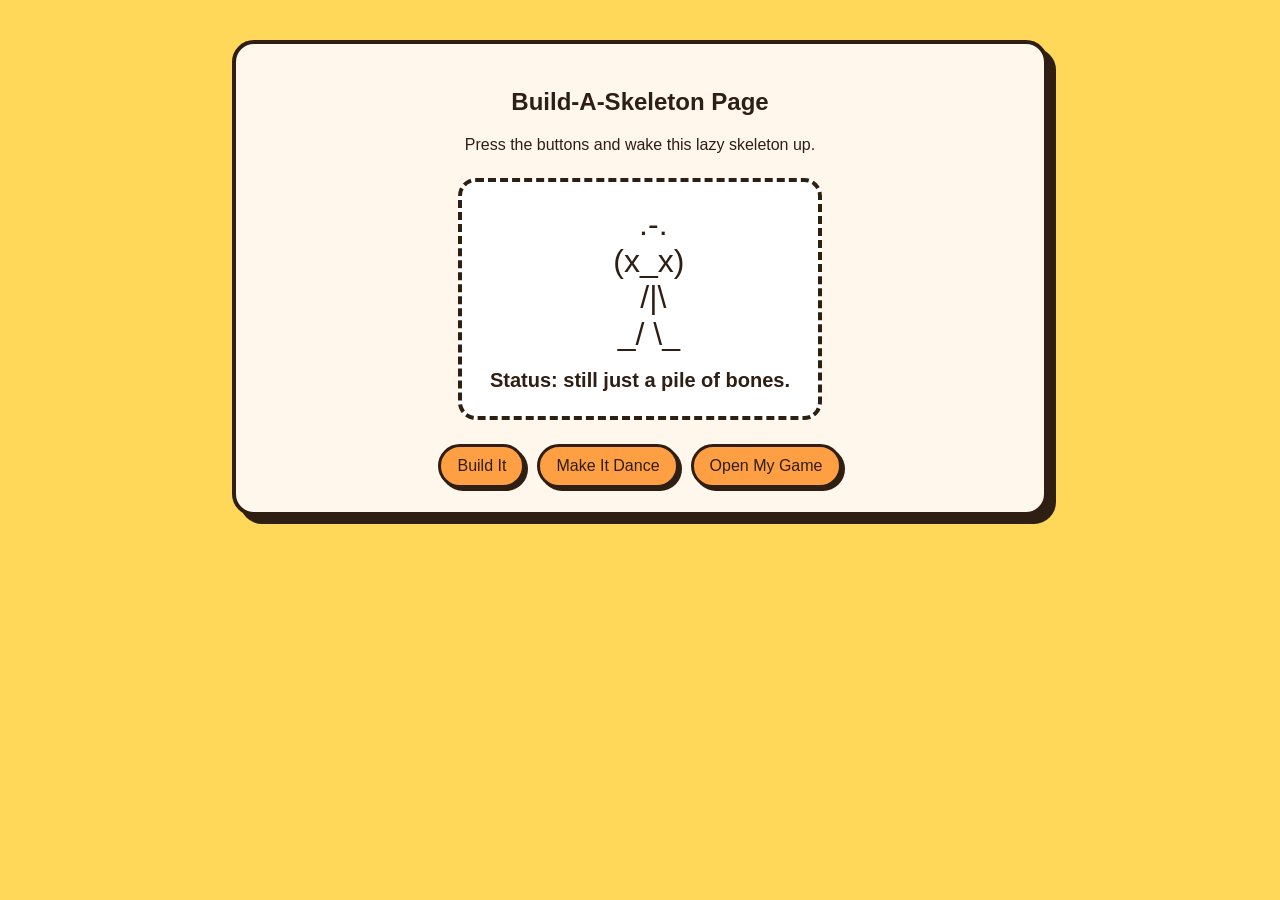
<file: Week2/index.html>
<!DOCTYPE html>
<html>
<head>
  <title>Week 2 Skeleton Page</title>
  <style>
    body {
      margin: 0;
      font-family: "Trebuchet MS", Verdana, sans-serif;
      background: #ffd85a;
      color: #2f1e12;
    }

    .hero-panel {
      width: min(760px, 92%);
      margin: 40px auto;
      padding: 24px;
      border: 4px solid #2f1e12;
      border-radius: 22px;
      background: #fff7ec;
      box-shadow: 8px 8px 0 #2f1e12;
    }

    .hero-panel {
      text-align: center;
    }

    .skeleton-box {
      margin: 24px auto;
      width: 320px;
      padding: 24px 18px;
      border: 4px dashed #2f1e12;
      border-radius: 18px;
      background: #ffffff;
    }

    #skeleton-face {
      font-size: 32px;
      line-height: 1.15;
      letter-spacing: 0;
      margin: 0;
      white-space: pre;
    }

    #skeleton-mood {
      margin: 16px 0 0;
      font-weight: bold;
      font-size: 20px;
    }

    .button-row {
      display: flex;
      flex-wrap: wrap;
      justify-content: center;
      gap: 12px;
      margin-top: 18px;
    }

    button,
    a {
      font: inherit;
      padding: 10px 16px;
      border: 3px solid #2f1e12;
      border-radius: 999px;
      background: #ff9f43;
      color: #2f1e12;
      text-decoration: none;
      cursor: pointer;
      box-shadow: 3px 3px 0 #2f1e12;
    }

    button:hover,
    a:hover {
      background: #ffbe76;
    }
  </style>
</head>
<body>
  <section class="hero-panel">
    <h1 id="page-title">Build-A-Skeleton Page</h1>
    <p id="page-description">
      Press the buttons and wake this lazy skeleton up.
    </p>

    <div class="skeleton-box">
      <p id="skeleton-face">   .-.
  (x_x)
   /|\
  _/ \_</p>
      <p id="skeleton-mood">Status: still just a pile of bones.</p>
    </div>

    <div class="button-row">
      <button id="build-button" onclick="buildSkeleton()">Build It</button>
      <button id="dance-button" onclick="danceSkeleton()">Make It Dance</button>
      <a id="game-link" href="./ourfirstgame/index.html">Open My Game</a>
    </div>
  </section>

  <script>
    function buildSkeleton() {
      document.getElementById("skeleton-face").textContent = "   .-.\n  (o_o)\n   /|\\\\\n  _/ \\\\_";
      document.getElementById("skeleton-mood").textContent = "Status: built and standing.";
    }

    function danceSkeleton() {
      document.getElementById("skeleton-face").textContent = " \\o_o/\n   |\n  / \\\\\n _| |_";
      document.getElementById("skeleton-mood").textContent = "Status: dancing like it got an A.";
    }
  </script>
</body>
</html>
</file>
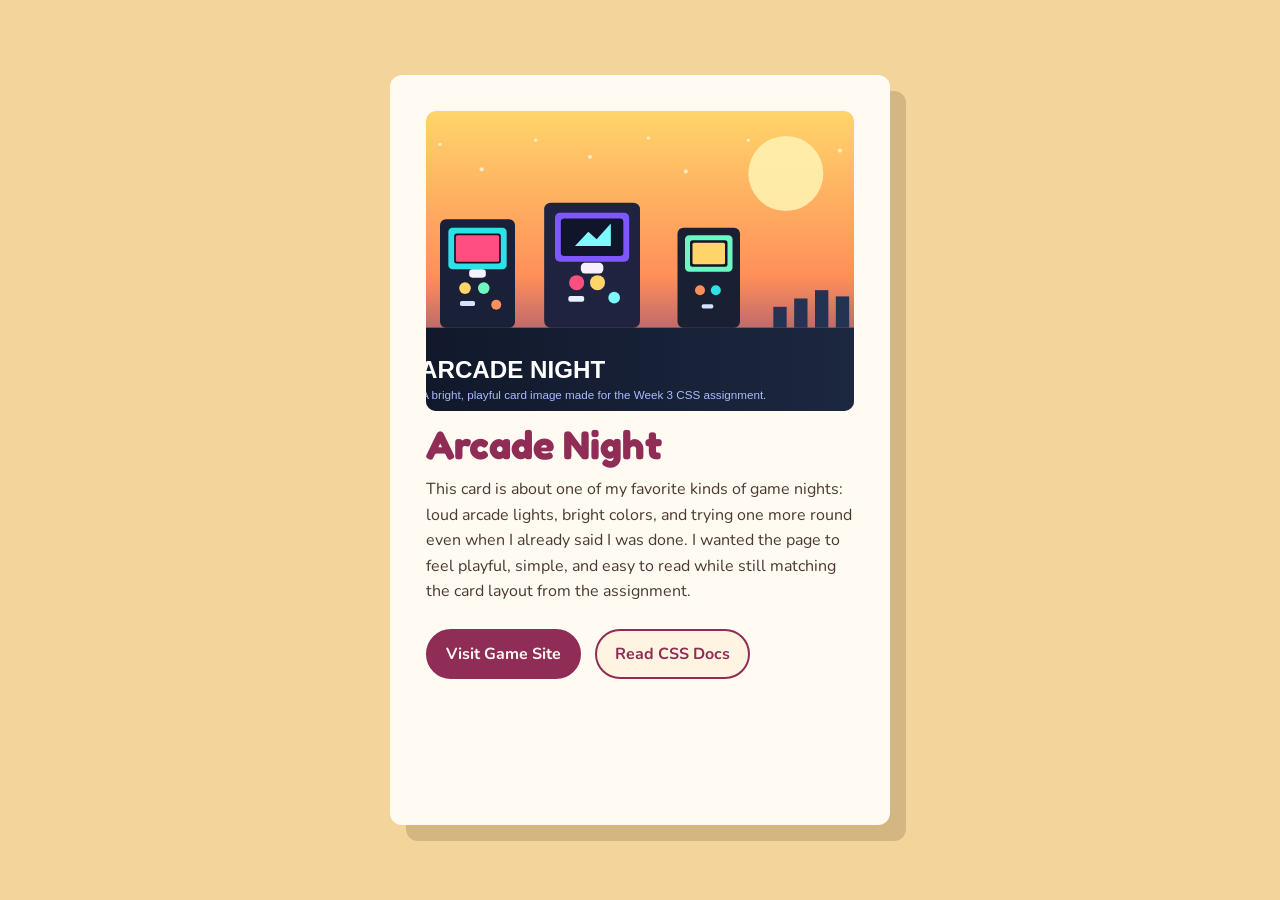
<file: Week3/index.html>
<!DOCTYPE html>
<html>
<head>
  <title>Week 3 Card</title>
  <link rel="preconnect" href="https://fonts.googleapis.com">
  <link rel="preconnect" href="https://fonts.gstatic.com" crossorigin>
  <link href="https://fonts.googleapis.com/css2?family=Fredoka:wght@600&family=Nunito:wght@400;700&display=swap" rel="stylesheet">
  <style>
    * {
      box-sizing: border-box;
    }

    body {
      margin: 0;
      min-height: 100vh;
      display: flex;
      align-items: center;
      justify-content: center;
      background-color: #f3d59b;
      font-family: "Nunito", sans-serif;
      padding: 40px 20px;
    }

    .card {
      width: 500px;
      height: 750px;
      padding: 36px;
      border-radius: 12px;
      background-color: #fffaf2;
      box-shadow: 16px 16px 0 rgba(68, 42, 18, 0.18);
    }

    .card img {
      width: 100%;
      height: 300px;
      object-fit: cover;
      margin-bottom: 12px;
      border-radius: 10px;
      display: block;
    }

    h1 {
      margin: 8px 0 12px;
      color: #8f2d56;
      font-family: "Fredoka", sans-serif;
      font-size: 2.5rem;
      line-height: 1.05;
    }

    p {
      margin: 0 0 22px;
      color: #4a3a30;
      font-size: 1rem;
      line-height: 1.6;
    }

    .button-row {
      display: flex;
      gap: 14px;
      flex-wrap: wrap;
      margin-top: 24px;
    }

    button,
    a {
      font-family: "Nunito", sans-serif;
      font-size: 1rem;
      font-weight: 700;
      border-radius: 999px;
      border: 2px solid #8f2d56;
      padding: 12px 18px;
      text-decoration: none;
      transition: 0.2s ease;
      cursor: pointer;
    }

    button {
      background-color: #8f2d56;
      color: #fff8f1;
    }

    button:hover {
      background-color: #b33b6e;
      transform: translateY(-2px);
    }

    button:active {
      transform: translateY(1px);
    }

    a {
      background-color: #fff3e2;
      color: #8f2d56;
      display: inline-flex;
      align-items: center;
    }

    a:hover {
      background-color: #ffe1bc;
    }

    a:visited {
      color: #6f2143;
    }
  </style>
</head>
<body>
  <div class="card">
    <img src="./arcade-night.svg" alt="Arcade machines glowing under a sunset sky">
    <h1>Arcade Night</h1>
    <p>
      This card is about one of my favorite kinds of game nights: loud arcade lights, bright colors,
      and trying one more round even when I already said I was done. I wanted the page to feel playful,
      simple, and easy to read while still matching the card layout from the assignment.
    </p>
    <div class="button-row">
      <button onclick="window.open('https://www.nintendo.com/us/store/games/', '_blank')">Visit Game Site</button>
      <a href="https://developer.mozilla.org/en-US/docs/Web/CSS" target="_blank" rel="noreferrer">Read CSS Docs</a>
    </div>
  </div>
</body>
</html>
</file>
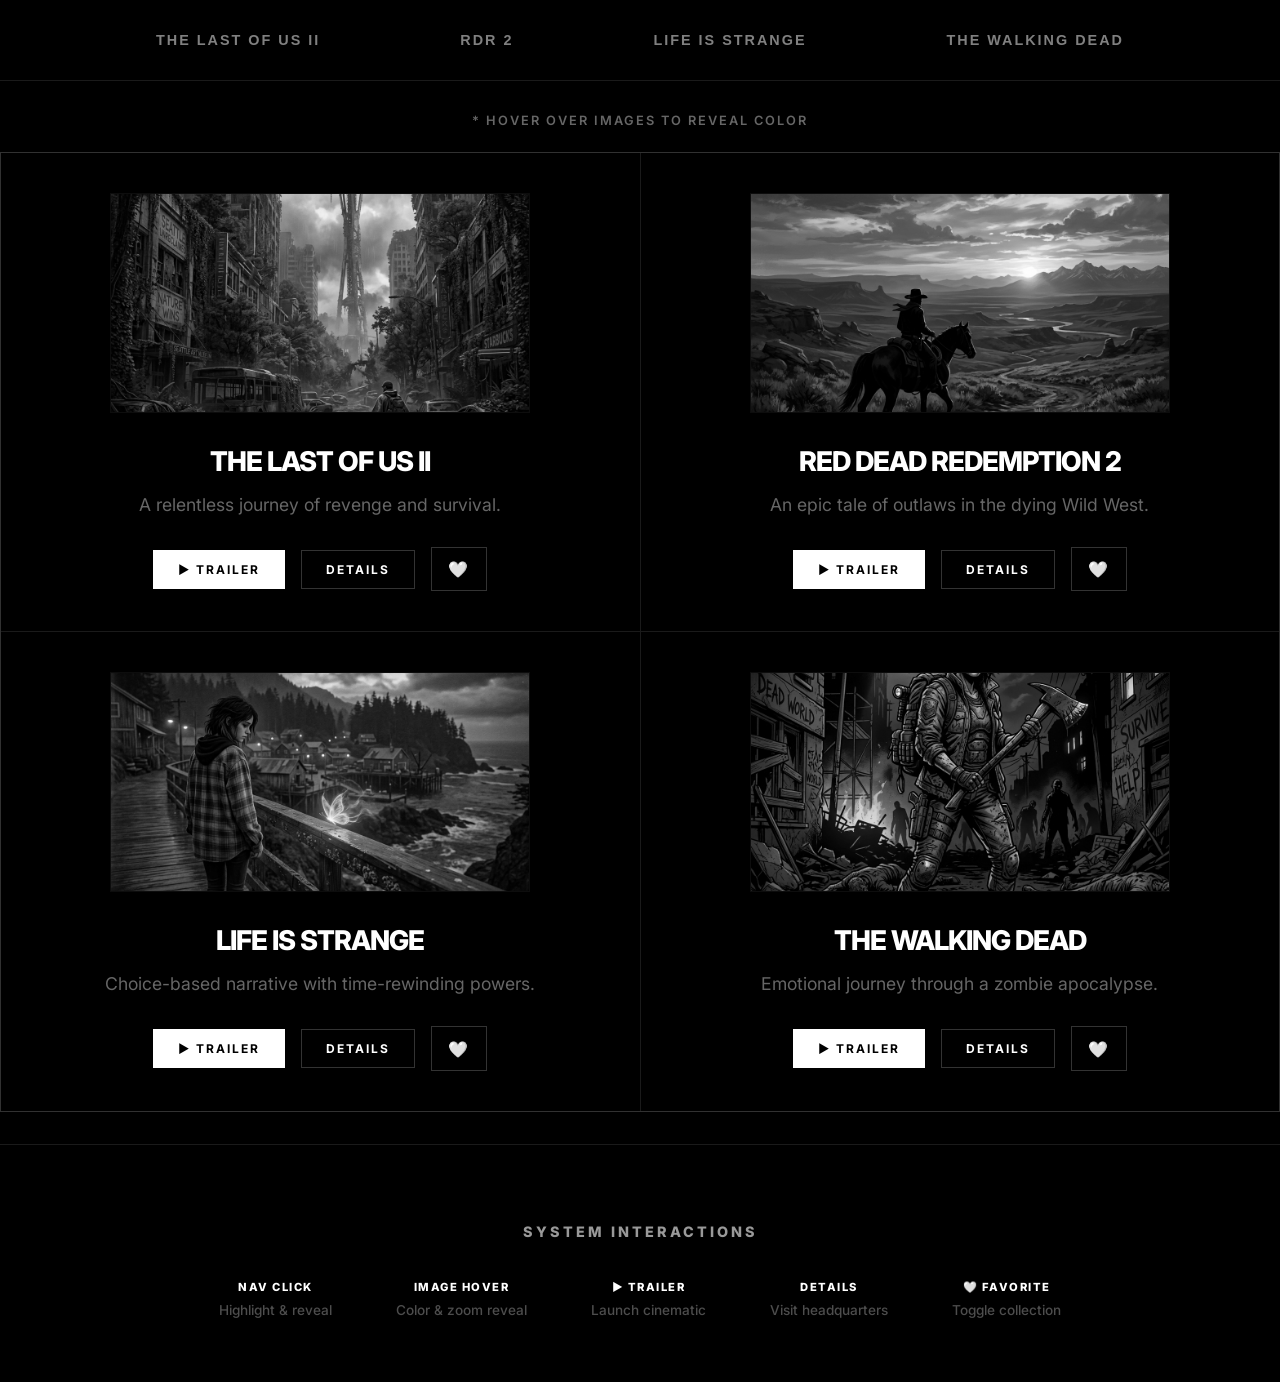
<file: Week6/index.html>
<!DOCTYPE html>
<html lang="en">
<head>
    <meta charset="UTF-8">
    <meta name="viewport" content="width=device-width, initial-scale=1.0">
    <title>Week 6: Story-Driven Games</title>
    <link rel="stylesheet" href="style.css">
</head>
<body>

    <!-- Sticky nav with 4 buttons -->
    <header class="sticky-nav">
        <button class="nav-btn">The Last of Us II</button>
        <button class="nav-btn">RDR 2</button>
        <button class="nav-btn">Life is Strange</button>
        <button class="nav-btn">The Walking Dead</button>
    </header>

    <div class="hover-hint">* Hover over images to reveal color</div>

    <!-- Grid layout -->
    <main class="grid-container">
        
        <!-- Card 1 -->
        <div class="card" data-game="the last of us ii">
            <div class="img-container">
                <img src="images/tlou2.png" alt="The Last of Us Part II" class="card-img">
            </div>
            <div class="card-content">
                <h2>The Last of Us II</h2>
                <p>A relentless journey of revenge and survival.</p>
                <div class="card-actions">
                    <a href="https://www.youtube.com/watch?v=vhII1qlcZ4E" target="_blank" class="action-btn trailer-btn">▶ Trailer</a>
                    <a href="https://www.playstation.com/en-us/games/the-last-of-us-part-ii/" target="_blank" class="action-btn outline details-btn">Details</a>
                    <button class="action-btn outline fav-btn" data-favorited="false">🤍</button>
                </div>
            </div>
        </div>

        <!-- Card 2 -->
        <div class="card" data-game="red dead redemption 2">
            <div class="img-container">
                <img src="images/rdr2.png" alt="Red Dead Redemption 2" class="card-img">
            </div>
            <div class="card-content">
                <h2>Red Dead Redemption 2</h2>
                <p>An epic tale of outlaws in the dying Wild West.</p>
                <div class="card-actions">
                    <a href="https://www.youtube.com/watch?v=eaW0tYpxyp0" target="_blank" class="action-btn trailer-btn">▶ Trailer</a>
                    <a href="https://www.rockstargames.com/reddeadredemption2/" target="_blank" class="action-btn outline details-btn">Details</a>
                    <button class="action-btn outline fav-btn" data-favorited="false">🤍</button>
                </div>
            </div>
        </div>

        <!-- Card 3 -->
        <div class="card" data-game="life is strange">
            <div class="img-container">
                <img src="images/lis.png" alt="Life is Strange" class="card-img">
            </div>
            <div class="card-content">
                <h2>Life is Strange</h2>
                <p>Choice-based narrative with time-rewinding powers.</p>
                <div class="card-actions">
                    <a href="https://www.youtube.com/watch?v=mpRhaXfvG_0" target="_blank" class="action-btn trailer-btn">▶ Trailer</a>
                    <a href="https://lifeisstrange.square-enix-games.com/" target="_blank" class="action-btn outline details-btn">Details</a>
                    <button class="action-btn outline fav-btn" data-favorited="false">🤍</button>
                </div>
            </div>
        </div>

        <!-- Card 4 -->
        <div class="card" data-game="the walking dead">
            <div class="img-container">
                <img src="images/twd.png" alt="The Walking Dead" class="card-img">
            </div>
            <div class="card-content">
                <h2>The Walking Dead</h2>
                <p>Emotional journey through a zombie apocalypse.</p>
                <div class="card-actions">
                    <a href="https://www.youtube.com/watch?v=PNhtBDXGNbw" target="_blank" class="action-btn trailer-btn">▶ Trailer</a>
                    <a href="https://www.skybound.com/telltales-the-walking-dead" target="_blank" class="action-btn outline details-btn">Details</a>
                    <button class="action-btn outline fav-btn" data-favorited="false">🤍</button>
                </div>
            </div>
        </div>

    </main>

    </main>

    <!-- INTERACTION GUIDE (Architectural Footer) -->
    <footer class="interaction-guide">
        <div class="guide-inner">
            <h3>System Interactions</h3>
            <div class="guide-grid">
                <div class="guide-item"><span class="key">NAV CLICK</span> <span>Highlight & reveal</span></div>
                <div class="guide-item"><span class="key">IMAGE HOVER</span> <span>Color & zoom reveal</span></div>
                <div class="guide-item"><span class="key">▶ TRAILER</span> <span>Launch cinematic</span></div>
                <div class="guide-item"><span class="key">DETAILS</span> <span>Visit headquarters</span></div>
                <div class="guide-item"><span class="key">🤍 FAVORITE</span> <span>Toggle collection</span></div>
            </div>
        </div>
    </footer>

    <!-- Toast notification -->
    <div id="toast" class="toast hidden"></div>

    <script src="script.js"></script>
</body>
</html>
</file>
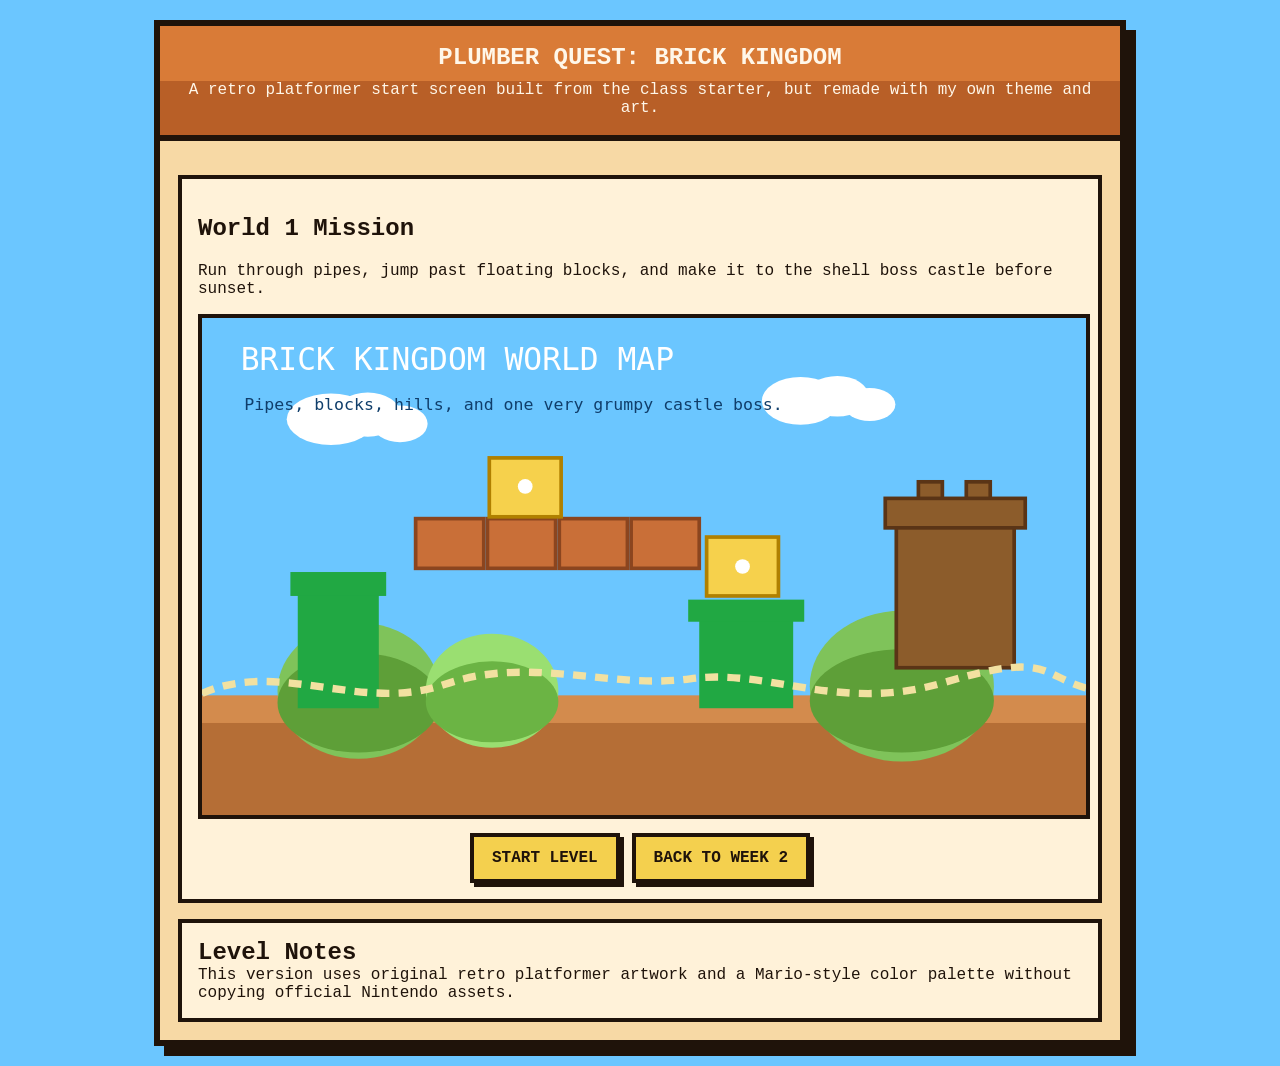
<file: Week2/ourfirstgame/index.html>
<!DOCTYPE html>
<html>
<head>
    <title>Brick Kingdom Start Screen</title>
    <style>
        body {
            margin: 0;
            font-family: "Courier New", monospace;
            background: #6bc6ff;
            color: #1f130a;
        }

        .frame {
            width: min(960px, 94%);
            margin: 20px auto;
            border: 6px solid #1f130a;
            background: #f7d9a5;
            box-shadow: 10px 10px 0 #1f130a;
        }

        .header {
            padding: 18px;
            text-align: center;
            background:
                linear-gradient(180deg, #d97b37 0 50%, #b85f27 50% 100%);
            color: #fff7e9;
            border-bottom: 6px solid #1f130a;
        }

        .header h1,
        .header p,
        .notes h2,
        .notes p {
            margin: 0;
        }

        .header p {
            margin-top: 10px;
        }

        .playfield {
            padding: 18px;
        }

        .map-panel,
        .notes {
            border: 4px solid #1f130a;
            background: #fff2d9;
            padding: 16px;
            margin-top: 16px;
        }

        .map-panel img {
            display: block;
            width: 100%;
            border: 4px solid #1f130a;
            background: #ffffff;
        }

        .toolbar {
            display: flex;
            flex-wrap: wrap;
            gap: 12px;
            justify-content: center;
            margin-top: 14px;
        }

        .toolbar a {
            display: inline-block;
            padding: 12px 18px;
            border: 4px solid #1f130a;
            background: #f4d04e;
            color: #1f130a;
            text-decoration: none;
            font-weight: bold;
            box-shadow: 4px 4px 0 #1f130a;
        }
    </style>
</head>
<body>
    <section class="frame">
        <header class="header">
            <h1>PLUMBER QUEST: BRICK KINGDOM</h1>
            <p>A retro platformer start screen built from the class starter, but remade with my own theme and art.</p>
        </header>

        <section class="playfield">
            <section class="map-panel">
                <h2>World 1 Mission</h2>
                <p>Run through pipes, jump past floating blocks, and make it to the shell boss castle before sunset.</p>
                <img src="./assets/brick-kingdom-map.svg" alt="Retro platform world map with hills, blocks, and a castle">
                <div class="toolbar">
                    <a href="./game.html">START LEVEL</a>
                    <a href="../index.html">BACK TO WEEK 2</a>
                </div>
            </section>

            <section class="notes" id="credits">
                <h2>Level Notes</h2>
                <p>This version uses original retro platformer artwork and a Mario-style color palette without copying official Nintendo assets.</p>
            </section>
        </section>
    </section>
</body>
</html>
</file>
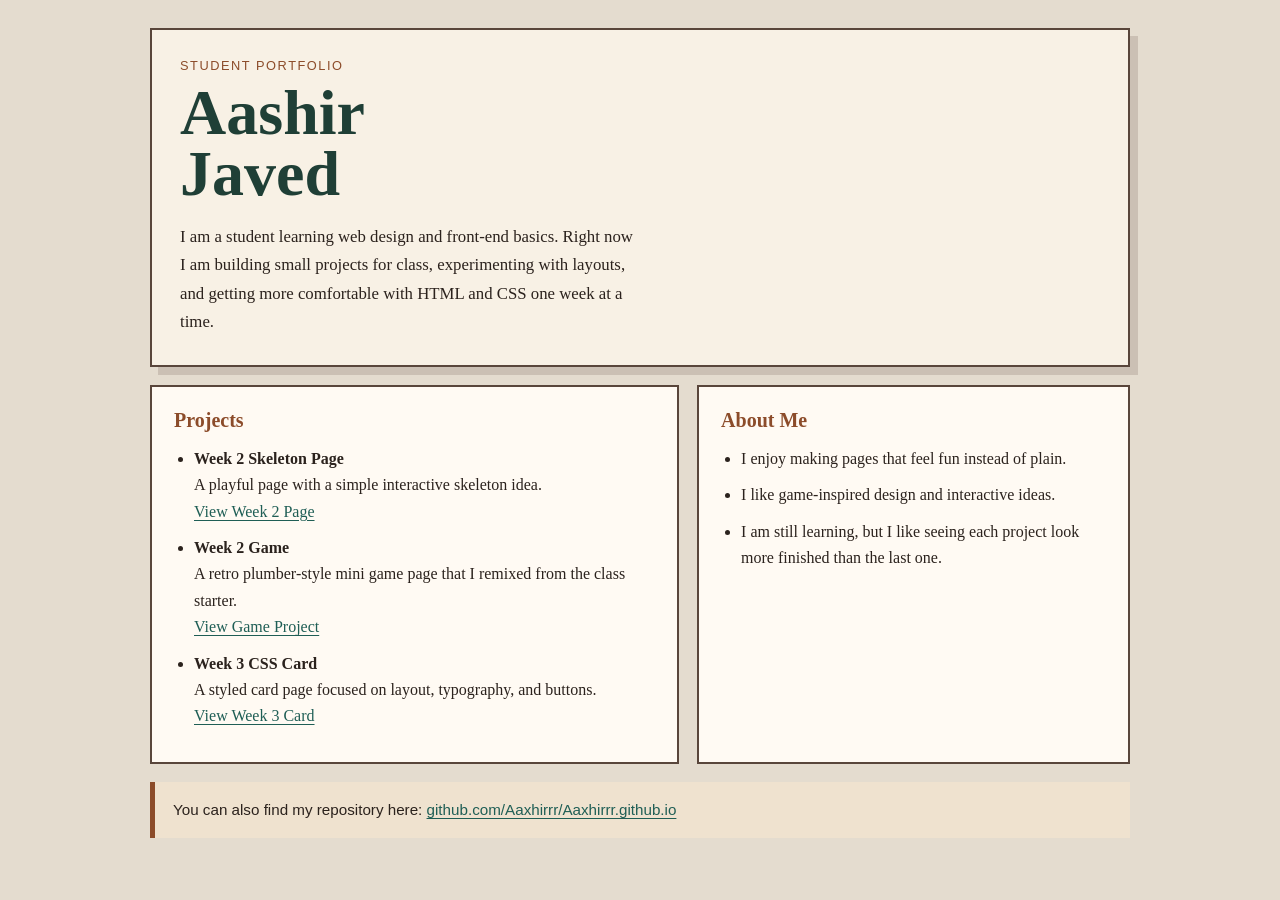
<file: Week3/portfolio.html>
<!DOCTYPE html>
<html>
<head>
  <title>Aashir Portfolio</title>
  <style>
    * {
      box-sizing: border-box;
    }

    body {
      margin: 0;
      background-color: #e4dccf;
      color: #2b221d;
      font-family: Georgia, "Times New Roman", serif;
    }

    .page {
      width: min(980px, 92%);
      margin: 28px auto 48px;
    }

    .hero {
      background-color: #f8f1e5;
      border: 2px solid #59463b;
      padding: 28px;
      box-shadow: 8px 8px 0 rgba(89, 70, 59, 0.18);
    }

    .eyebrow {
      margin: 0 0 10px;
      font-family: Verdana, sans-serif;
      font-size: 0.8rem;
      letter-spacing: 0.12em;
      text-transform: uppercase;
      color: #8c4c2a;
    }

    h1,
    h2 {
      margin: 0;
      font-weight: 700;
    }

    h1 {
      font-size: clamp(2.2rem, 5vw, 4rem);
      line-height: 0.95;
      max-width: 8ch;
      color: #1f3f36;
    }

    .intro {
      max-width: 54ch;
      margin: 18px 0 0;
      font-size: 1.05rem;
      line-height: 1.7;
    }

    .grid {
      display: grid;
      grid-template-columns: 1.1fr 0.9fr;
      gap: 18px;
      margin-top: 18px;
    }

    .card {
      background-color: #fffaf3;
      border: 2px solid #59463b;
      padding: 22px;
    }

    .card h2 {
      margin-bottom: 14px;
      color: #8c4c2a;
      font-size: 1.25rem;
    }

    .card p,
    .card li {
      font-size: 1rem;
      line-height: 1.65;
    }

    .project-list,
    .facts-list {
      margin: 0;
      padding-left: 20px;
    }

    .project-list li,
    .facts-list li {
      margin-bottom: 10px;
    }

    a {
      color: #1f5e55;
      text-underline-offset: 3px;
    }

    a:hover {
      color: #8c4c2a;
    }

    .small-note {
      margin-top: 18px;
      padding: 16px 18px;
      border-left: 5px solid #8c4c2a;
      background-color: #efe2cf;
      font-family: Verdana, sans-serif;
      font-size: 0.95rem;
      line-height: 1.6;
    }

    @media (max-width: 760px) {
      .grid {
        grid-template-columns: 1fr;
      }

      h1 {
        max-width: none;
      }
    }
  </style>
</head>
<body>
  <main class="page">
    <section class="hero">
      <p class="eyebrow">Student Portfolio</p>
      <h1>Aashir Javed</h1>
      <p class="intro">
        I am a student learning web design and front-end basics. Right now I am building small projects
        for class, experimenting with layouts, and getting more comfortable with HTML and CSS one week at a time.
      </p>
    </section>

    <section class="grid">
      <section class="card">
        <h2>Projects</h2>
        <ul class="project-list">
          <li>
            <strong>Week 2 Skeleton Page</strong><br>
            A playful page with a simple interactive skeleton idea.<br>
            <a href="../Week2/">View Week 2 Page</a>
          </li>
          <li>
            <strong>Week 2 Game</strong><br>
            A retro plumber-style mini game page that I remixed from the class starter.<br>
            <a href="../Week2/ourfirstgame/">View Game Project</a>
          </li>
          <li>
            <strong>Week 3 CSS Card</strong><br>
            A styled card page focused on layout, typography, and buttons.<br>
            <a href="./index.html">View Week 3 Card</a>
          </li>
        </ul>
      </section>

      <section class="card">
        <h2>About Me</h2>
        <ul class="facts-list">
          <li>I enjoy making pages that feel fun instead of plain.</li>
          <li>I like game-inspired design and interactive ideas.</li>
          <li>I am still learning, but I like seeing each project look more finished than the last one.</li>
        </ul>
      </section>
    </section>

    <section class="small-note">
      You can also find my repository here:
      <a href="https://github.com/Aaxhirrr/Aaxhirrr.github.io" target="_blank" rel="noreferrer">github.com/Aaxhirrr/Aaxhirrr.github.io</a>
    </section>
  </main>
</body>
</html>
</file>
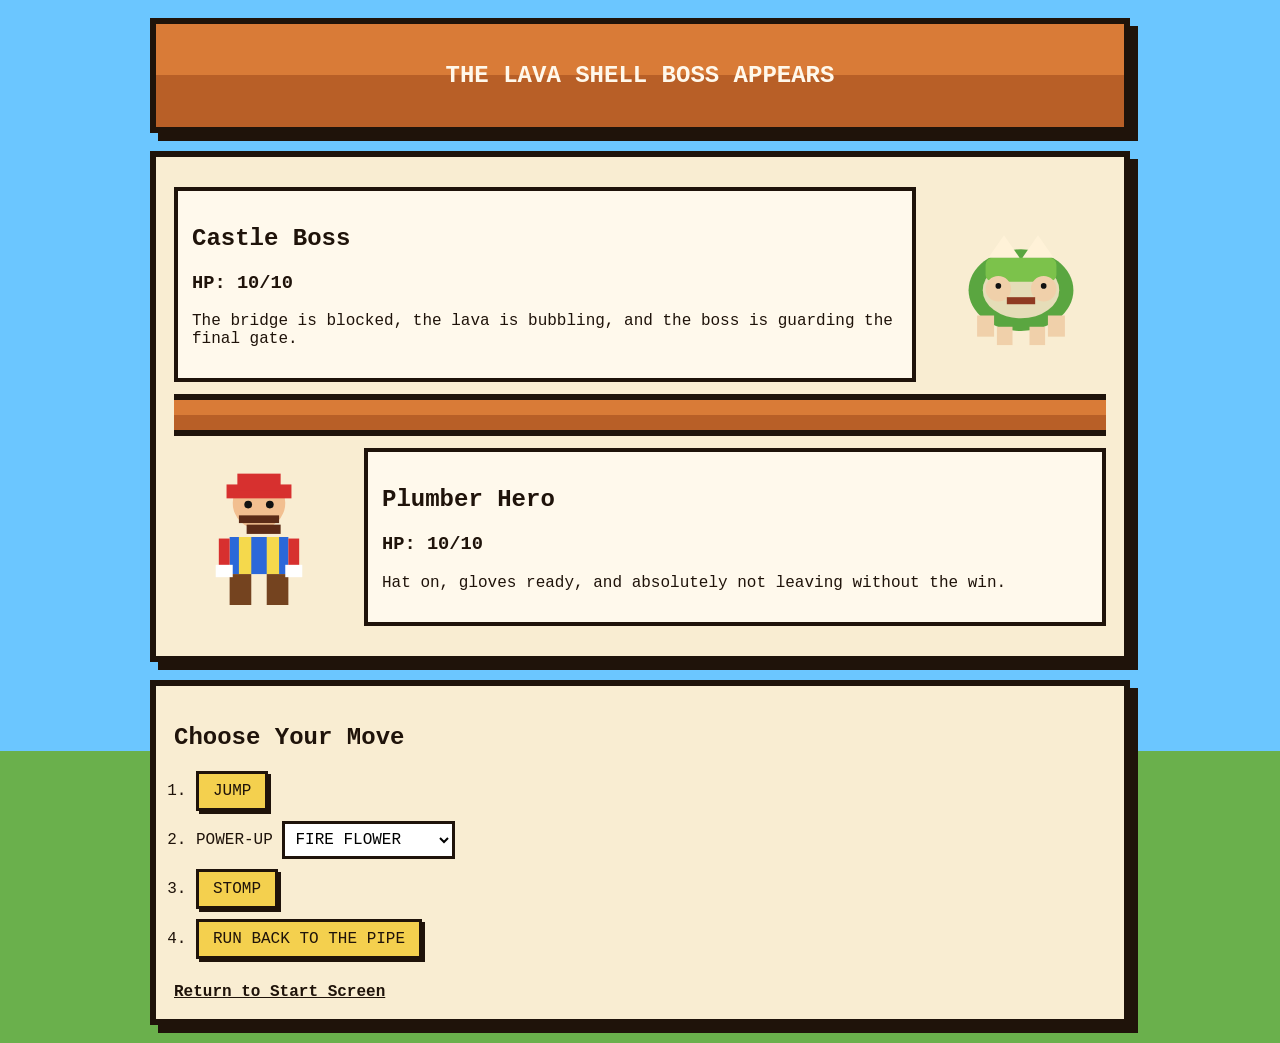
<file: Week2/ourfirstgame/game.html>
<!DOCTYPE html>
<html>
<head>
    <title>Brick Kingdom Boss Battle</title>
    <style>
        body {
            margin: 0;
            font-family: "Courier New", monospace;
            background: linear-gradient(#6bc6ff 0 72%, #6ab04c 72% 100%);
            color: #1f130a;
        }

        .game-shell {
            width: min(980px, 95%);
            margin: 18px auto;
        }

        .banner {
            padding: 18px 14px;
            text-align: center;
            border: 6px solid #1f130a;
            background:
                linear-gradient(180deg, #d97b37 0 50%, #b85f27 50% 100%);
            color: #fff8eb;
            box-shadow: 8px 8px 0 #1f130a;
        }

        .arena,
        .command-box {
            margin-top: 18px;
            border: 6px solid #1f130a;
            background: #f9edd2;
            box-shadow: 8px 8px 0 #1f130a;
        }

        .arena {
            padding: 18px;
        }

        .fighter {
            display: flex;
            align-items: center;
            justify-content: space-between;
            gap: 20px;
            padding: 12px 0;
        }

        .fighter.enemy {
            flex-direction: row-reverse;
        }

        .fighter img {
            width: 170px;
            flex-shrink: 0;
        }

        .status-card {
            flex: 1;
            border: 4px solid #1f130a;
            background: #fff9ec;
            padding: 14px;
        }

        .brick-bar {
            height: 30px;
            border-top: 6px solid #1f130a;
            border-bottom: 6px solid #1f130a;
            background:
                linear-gradient(180deg, #d97b37 0 50%, #b85f27 50% 100%);
        }

        .command-box {
            padding: 18px;
        }

        .command-box ol {
            margin: 12px 0 0;
            padding-left: 22px;
        }

        .command-box li {
            margin: 10px 0;
        }

        button,
        select,
        a {
            font: inherit;
        }

        button {
            padding: 8px 14px;
            border: 3px solid #1f130a;
            background: #f4d04e;
            color: #1f130a;
            box-shadow: 3px 3px 0 #1f130a;
        }

        select {
            padding: 6px;
            border: 3px solid #1f130a;
            background: #ffffff;
        }

        .back-link {
            display: inline-block;
            margin-top: 14px;
            color: #1f130a;
            font-weight: bold;
        }
    </style>
</head>
<body>
    <section class="game-shell">
        <header class="banner">
            <h1 id="encounter">THE LAVA SHELL BOSS APPEARS</h1>
        </header>

        <section class="arena">
            <section class="fighter enemy">
                <img src="./assets/shell-boss.svg" alt="Retro shell boss enemy">
                <div class="status-card">
                    <h2>Castle Boss</h2>
                    <h3>HP: 10/10</h3>
                    <p>The bridge is blocked, the lava is bubbling, and the boss is guarding the final gate.</p>
                </div>
            </section>

            <div class="brick-bar"></div>

            <section class="fighter">
                <img src="./assets/plumber-hero.svg" alt="Retro plumber hero">
                <div class="status-card">
                    <h2>Plumber Hero</h2>
                    <h3>HP: 10/10</h3>
                    <p>Hat on, gloves ready, and absolutely not leaving without the win.</p>
                </div>
            </section>
        </section>

        <section class="command-box">
            <h2>Choose Your Move</h2>
            <ol>
                <li><button>JUMP</button></li>
                <li>
                    <label id="item" for="item-select">POWER-UP</label>
                    <select id="item-select">
                        <option value="fire-flower">FIRE FLOWER</option>
                        <option value="super-mushroom">SUPER MUSHROOM</option>
                    </select>
                </li>
                <li><button>STOMP</button></li>
                <li><button>RUN BACK TO THE PIPE</button></li>
            </ol>
            <a class="back-link" href="./index.html">Return to Start Screen</a>
        </section>
    </section>
</body>
</html>
</file>
<file: Week6/style.css>
@import url('https://fonts.googleapis.com/css2?family=Inter:wght@400;500;700;800&display=swap');

/* =========================================
   Root & Resets
   ========================================= */
html {
    font-size: 16px;
    font-family: 'Inter', system-ui, sans-serif;
    background-color: #000000;
    color: #ffffff;
    box-sizing: border-box;
    scroll-behavior: smooth;
}

*, *:before, *:after {
    box-sizing: inherit;
}

body {
    margin: 0;
    padding: 0;
    background-color: #000000;
}

/* =========================================
   Sticky Nav
   ========================================= */
.sticky-nav {
    position: sticky;
    top: 0;
    background: #000000;
    z-index: 1000;
    padding: 1.5rem;
    border-bottom: 1px solid rgba(255, 255, 255, 0.1);
    display: flex;
    justify-content: space-evenly;
    align-items: center;
}

.nav-btn {
    background: transparent;
    color: rgba(255, 255, 255, 0.5);
    border: none;
    padding: 0.5rem;
    font-size: 0.9rem;
    font-weight: 700;
    cursor: pointer;
    text-transform: uppercase;
    letter-spacing: 2px;
    position: relative;
    transition: color 0.3s ease;
}

.nav-btn::after {
    content: '';
    position: absolute;
    bottom: -5px;
    left: 50%;
    transform: translateX(-50%);
    width: 0;
    height: 1px;
    background-color: #ffffff;
    transition: width 0.3s cubic-bezier(0.165, 0.84, 0.44, 1);
}

.nav-btn:hover {
    color: #ffffff;
}

.nav-btn:hover::after {
    width: 100%;
}

.nav-btn.active {
    color: #ffffff;
}

.nav-btn.active::after {
    width: 100%;
}

/* =========================================
   Hover Hint — fixed z-index
   ========================================= */
.hover-hint {
    text-align: center;
    padding-top: 2rem;
    padding-bottom: 0.5rem;
    color: rgba(255, 255, 255, 0.4);
    font-size: 0.8rem;
    text-transform: uppercase;
    letter-spacing: 2px;
    font-weight: 600;
    position: relative;
    z-index: 1;
}

/* =========================================
   Grid Layout
   ========================================= */
.grid-container {
    display: grid;
    grid-template-columns: repeat(2, 1fr);
    grid-template-rows: repeat(2, auto);
    gap: 1px;
    background-color: rgba(255, 255, 255, 0.1);
    border: 1px solid rgba(255, 255, 255, 0.1);
    max-width: 1400px;
    margin: 1rem auto 2rem;
}

/* =========================================
   Flexbox Cards
   ========================================= */
.card {
    background-color: #000000;
    padding: 2.5rem 2rem;
    display: flex;
    flex-direction: column;
    align-items: center;
    justify-content: center;
    flex-wrap: nowrap;
    text-align: center;
    transition: opacity 0.4s ease, transform 0.4s ease;
}

.card.highlighted {
    background-color: #0a0a0a;
    box-shadow: inset 0 0 60px rgba(255, 255, 255, 0.03);
}

.card.highlighted .card-img {
    filter: grayscale(0%);
    transform: scale(1.05);
}

.card.dimmed {
    opacity: 0.2;
}

.img-container {
    width: 100%;
    max-width: 420px;
    height: 220px;
    overflow: hidden;
    margin-bottom: 2rem;
    border: 1px solid rgba(255, 255, 255, 0.05);
}

.card-img {
    width: 100%;
    height: 100%;
    object-fit: cover;
    transition: transform 0.8s cubic-bezier(0.165, 0.84, 0.44, 1), filter 0.8s ease;
    filter: grayscale(100%);
}

.card:hover .card-img {
    transform: scale(1.05);
    filter: grayscale(0%);
}

.card-content {
    display: flex;
    flex-direction: column;
    align-items: center;
    width: 100%;
}

.card h2 {
    font-size: 1.7rem;
    font-weight: 800;
    margin: 0 0 1rem 0;
    letter-spacing: -1px;
    text-transform: uppercase;
    white-space: nowrap;
}

.card p {
    font-size: 1.1rem;
    color: rgba(255, 255, 255, 0.4);
    margin: 0 0 2rem 0;
    white-space: nowrap;
    font-weight: 400;
}

.card-actions {
    display: flex;
    gap: 1rem;
    width: 100%;
    justify-content: center;
    align-items: center;
}

.action-btn {
    display: inline-flex;
    align-items: center;
    justify-content: center;
    background: #ffffff;
    color: #000000;
    border: 1px solid #ffffff;
    padding: 0.7rem 1.5rem;
    font-size: 0.75rem;
    font-weight: 700;
    cursor: pointer;
    text-transform: uppercase;
    letter-spacing: 2px;
    transition: all 0.3s ease;
    text-decoration: none;
    font-family: 'Inter', sans-serif;
}

.action-btn:hover {
    background: transparent;
    color: #ffffff;
}

.action-btn.outline {
    background: transparent;
    color: #ffffff;
    border: 1px solid rgba(255, 255, 255, 0.2);
}

.action-btn.outline:hover {
    border-color: #ffffff;
    background: #ffffff;
    color: #000000;
}

/* Favorite button states */
.fav-btn {
    padding: 0.7rem 1rem;
    font-size: 1rem;
    min-width: unset;
}

.fav-btn.favorited {
    background: #e74c3c;
    border-color: #e74c3c;
    color: #ffffff;
}

.fav-btn.favorited:hover {
    background: #c0392b;
    border-color: #c0392b;
    color: #ffffff;
}

/* =========================================
   Toast Notification
   ========================================= */
.toast {
    position: fixed;
    bottom: 2rem;
    left: 50%;
    transform: translateX(-50%) translateY(20px);
    background: #ffffff;
    color: #000000;
    padding: 0.8rem 2rem;
    font-size: 0.8rem;
    font-weight: 700;
    letter-spacing: 1px;
    text-transform: uppercase;
    opacity: 0;
    transition: opacity 0.3s ease, transform 0.3s ease;
    z-index: 9999;
    pointer-events: none;
}

.toast.visible {
    opacity: 1;
    transform: translateX(-50%) translateY(0);
}

.toast.hidden {
    opacity: 0;
    transform: translateX(-50%) translateY(20px);
}

/* =========================================
   Interaction Guide (Architectural Footer)
   ========================================= */
.interaction-guide {
    background-color: #000000;
    padding: 4rem 2rem;
    border-top: 1px solid rgba(255, 255, 255, 0.1);
    margin-top: 2rem;
}

.guide-inner {
    max-width: 1400px;
    margin: 0 auto;
    text-align: center;
}

.guide-inner h3 {
    font-size: 0.9rem;
    font-weight: 800;
    text-transform: uppercase;
    letter-spacing: 3px;
    color: rgba(255, 255, 255, 0.6);
    margin-bottom: 2.5rem;
}

.guide-grid {
    display: flex;
    justify-content: center;
    gap: 4rem;
    flex-wrap: wrap;
}

.guide-item {
    display: flex;
    flex-direction: column;
    gap: 0.5rem;
    align-items: center;
}

.guide-item .key {
    font-weight: 800;
    color: #ffffff;
    font-size: 0.7rem;
    letter-spacing: 1.5px;
    text-transform: uppercase;
}

.guide-item span:last-child {
    color: rgba(255, 255, 255, 0.3);
    font-size: 0.85rem;
    font-weight: 500;
}

/* =========================================
   4. Mobile Responsiveness
   ========================================= */
@media (max-width: 720px) {
    html {
        font-size: 12px;
    }

    .sticky-nav {
        flex-wrap: wrap;
        gap: 1.5rem;
        padding: 1.5rem;
    }

    .nav-btn {
        width: 40%;
        font-size: 1rem;
    }

    .grid-container {
        grid-template-columns: 1fr;
        grid-template-rows: auto;
        margin: 0;
        border: none;
        border-top: 1px solid rgba(255, 255, 255, 0.1);
        background-color: transparent;
    }

    .card {
        padding: 5rem 2rem;
        min-height: 100vh;
        width: 100%;
        border-bottom: 1px solid rgba(255, 255, 255, 0.1);
    }

    .img-container {
        height: 350px;
    }

    .card h2, .card p {
        max-width: 90vw;
        overflow: hidden;
        text-overflow: ellipsis;
        white-space: nowrap;
    }

    .card-actions {
        flex-wrap: wrap;
    }

    .guide-grid {
        gap: 2rem;
    }
}
</file>
